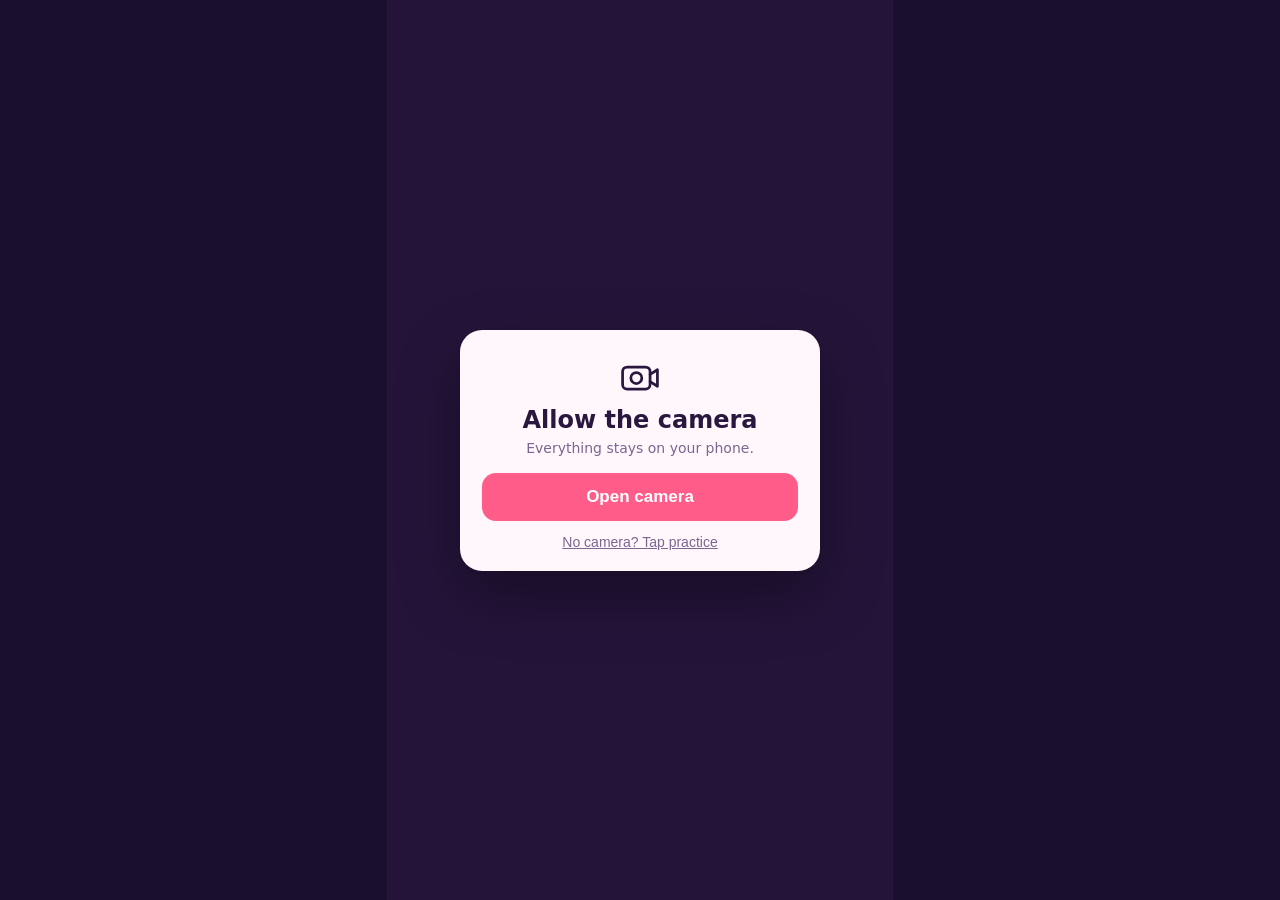
<file: index.html>
<!doctype html>
<html lang="en">
<head>
<meta charset="utf-8" />
<meta name="viewport" content="width=device-width, initial-scale=1, viewport-fit=cover, user-scalable=no" />
<meta name="theme-color" content="#1a0f2e" />
<title>Wink Wink</title>
<link rel="icon" href="data:image/svg+xml,%3Csvg xmlns='http://www.w3.org/2000/svg' viewBox='0 0 40 40'%3E%3Crect width='40' height='40' rx='12' fill='%23ff5c8a'/%3E%3Ctext x='20' y='29' text-anchor='middle' font-size='26'%3E%F0%9F%98%89%3C/text%3E%3C/svg%3E" />
<script>(function(){var t=Math.floor(Date.now()/6e4);var l=document.createElement("link");l.rel="stylesheet";l.href="./style.css?t="+t;document.head.appendChild(l);window.__t=t})()</script>
</head>
<body>
<main id="app">
  <section id="phone" class="phone">
    <video id="cam" class="cam" autoplay muted playsinline></video>
    <canvas id="scene" class="scene"></canvas>

    <div id="hud" class="hud hidden">
      <div class="hud-top">
        <div class="score"><b id="score">0</b><span>charm</span></div>
        <div class="combo"><b id="combo">0</b><span>combo</span></div>
        <div class="time"><b id="time">15</b><span>sec</span></div>
      </div>
      <div id="judge" class="judge"></div>
      <div class="eyes"><span id="eyeL" class="eye">L</span><span id="eyeR" class="eye">R</span></div>
    </div>

    <div id="startPanel" class="panel">
      <div class="card gate">
        <svg viewBox="0 0 48 48" width="44" height="44" fill="none" stroke="#2a1740" stroke-width="3" stroke-linecap="round" stroke-linejoin="round"><rect x="5" y="12" width="30" height="24" rx="5"/><path d="M35 20l8-5v18l-8-5"/><circle cx="20" cy="24" r="6"/></svg>
        <h2>Allow the camera</h2>
        <p>Everything stays on your phone.</p>
        <button id="play" class="btn">Open camera</button>
        <button id="practice" class="link">No camera? Tap practice</button>
      </div>
    </div>

    <div id="setupPanel" class="panel hidden">
      <div class="card">
        <div class="kicker" id="setupKicker">CAMERA</div>
        <h2 id="setupTitle">Loading…</h2>
        <p id="setupText">One second.</p>
        <div id="calib" class="calib hidden"></div>
        <button id="startRound" class="btn hidden">Start</button>
        <button id="bothMode" class="link hidden">Use both eyes</button>
      </div>
    </div>

    <div id="howto" class="howto hidden">
      <div class="gcard">
      <img class="gimg" src="assets/guide/wink.webp" alt="" />
      <b>Wink to sweep them off their feet</b>
      <span>Left eye for the left lane, right eye for the right.</span>
      <em id="howtoCta">Wink to start</em>
      </div>
    </div>
    <div id="countdown" class="countdown hidden"></div>

    <div id="resultPanel" class="resultlite hidden">
      <div class="rhead">
        <b><span id="rPct">0%</span></b>
        <span id="rLine">swept off their feet</span>
        <em id="resultTitle">Irresistible.</em>
      </div>
      <div class="rbtns hidden" id="rbtns">
        <button id="replay" class="replay" aria-label="Play again"><svg viewBox="0 0 48 48" width="34" height="34" fill="none" stroke="#fff" stroke-width="4" stroke-linecap="round" stroke-linejoin="round"><path d="M38 24a14 14 0 1 1-4.1-9.9"/><path d="M34 6v9h-9"/></svg></button>
        <button id="home" class="link">Back</button>
      </div>
    </div>
  </section>
</main>
<script>(function(){var s=document.createElement("script");s.type="module";s.src="./app.mjs?t="+window.__t;document.body.appendChild(s)})()</script>
</body>
</html>
</file>
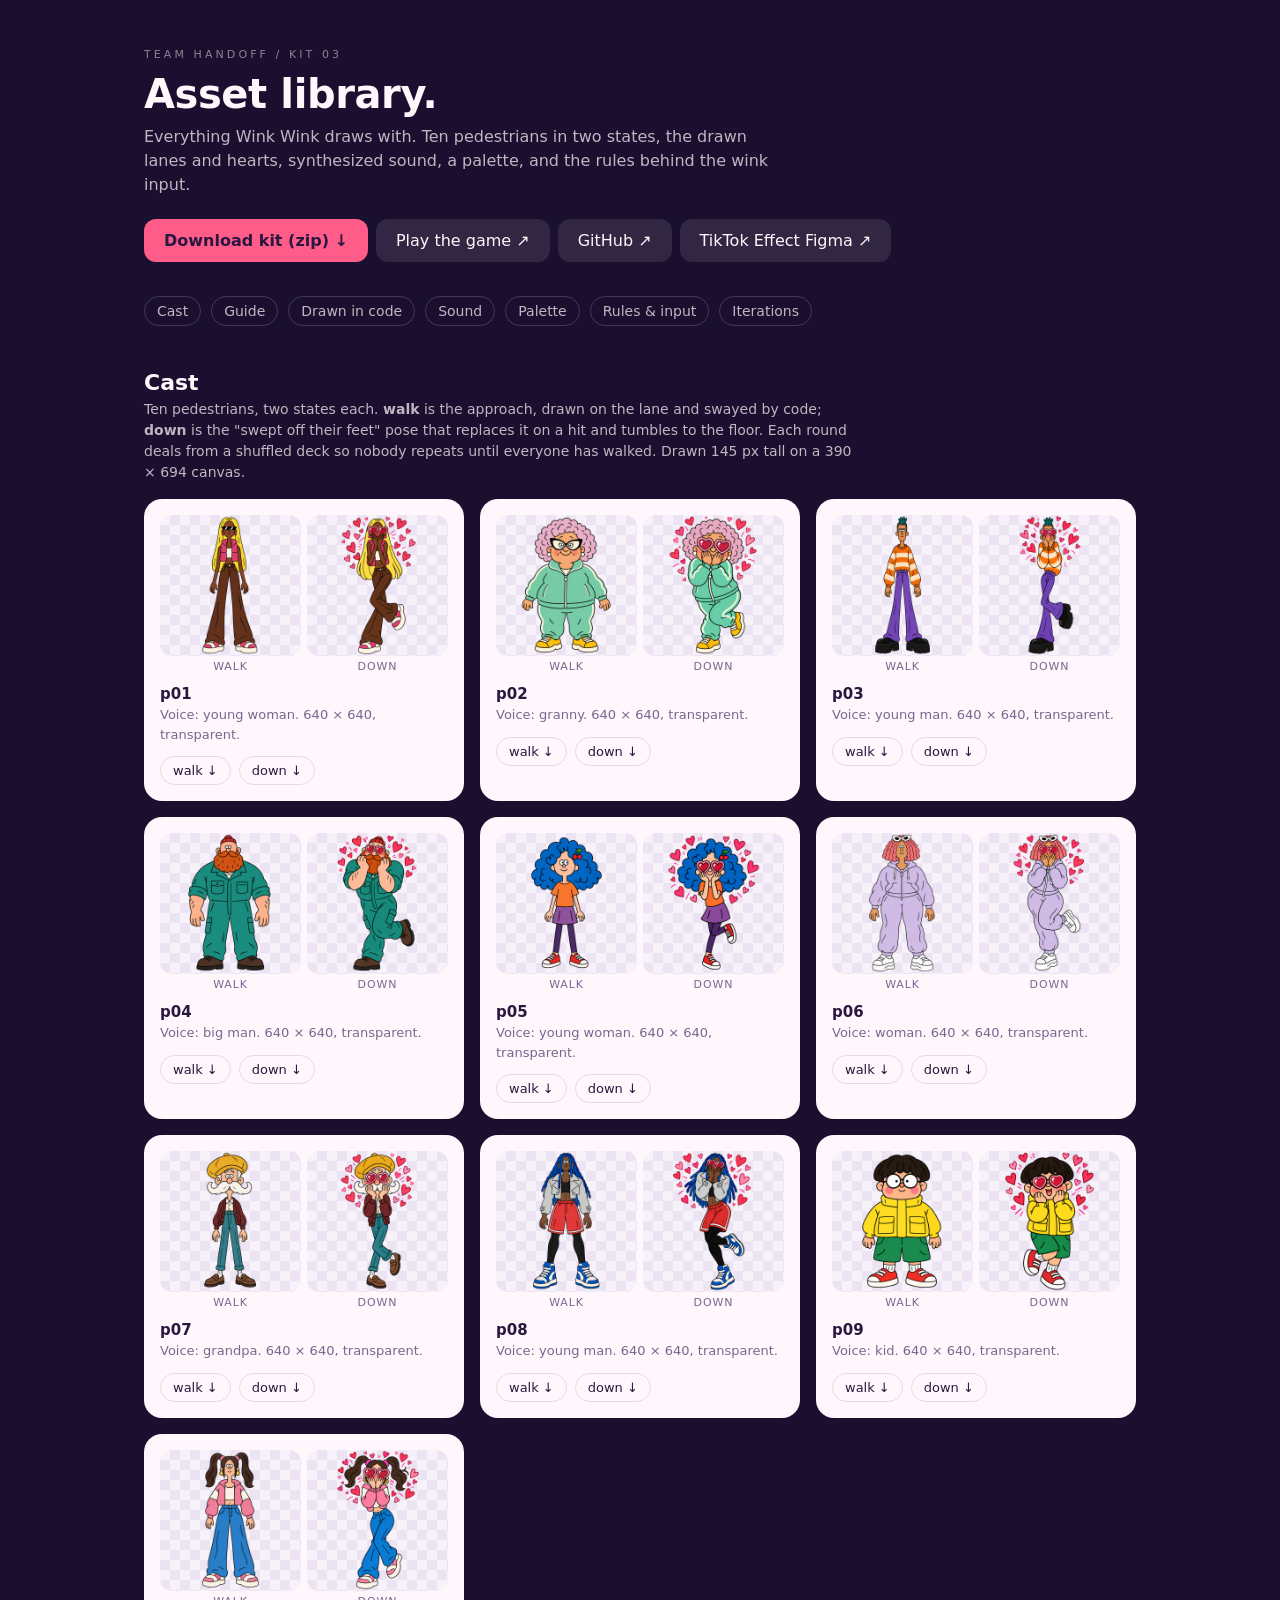
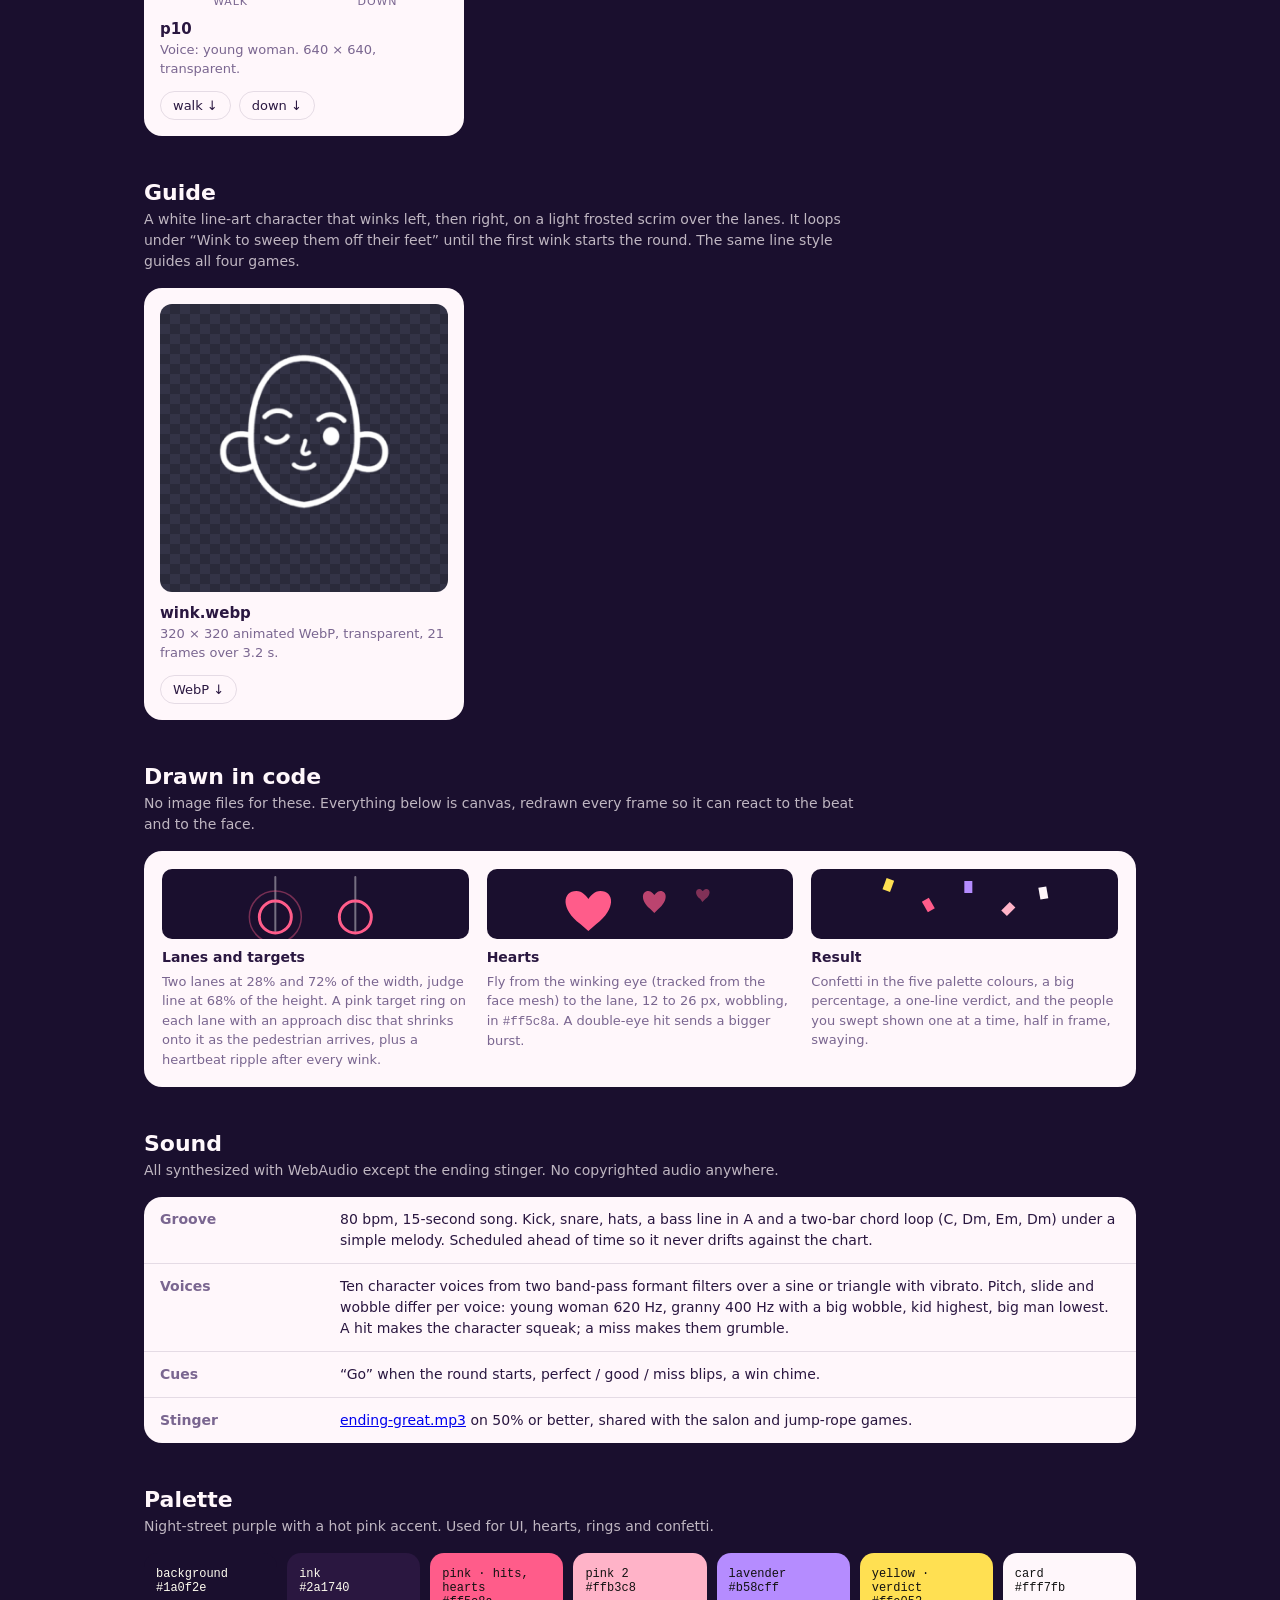
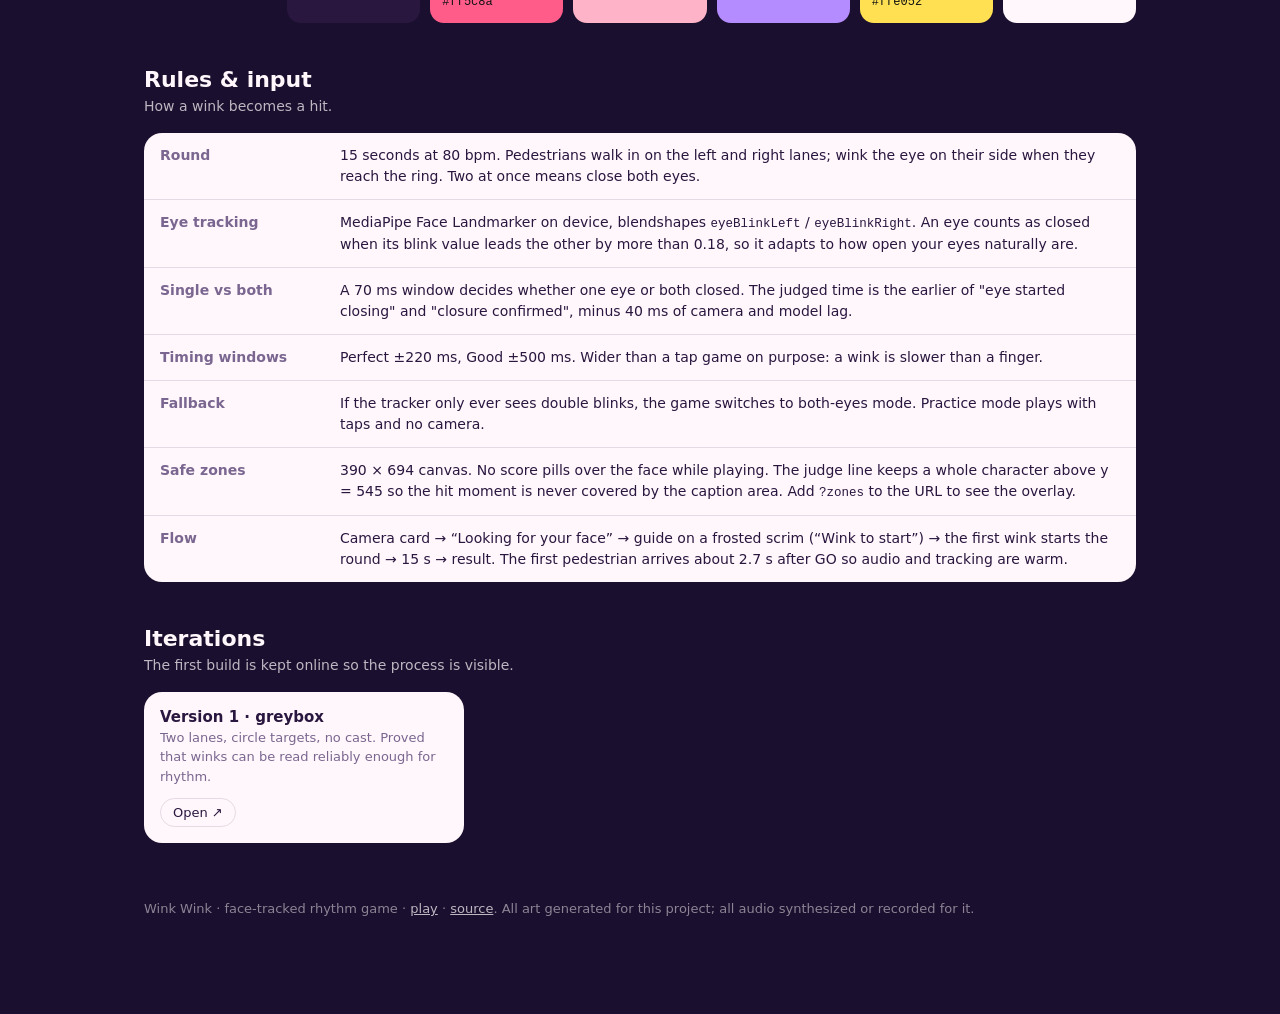
<file: asset-library/index.html>
<!doctype html>
<html lang="en">
<head>
<meta charset="utf-8" />
<meta name="viewport" content="width=device-width, initial-scale=1" />
<title>Wink Wink — Asset library</title>
<link rel="icon" href="data:image/svg+xml,%3Csvg xmlns='http://www.w3.org/2000/svg' viewBox='0 0 40 40'%3E%3Crect width='40' height='40' rx='12' fill='%23ff5c8a'/%3E%3Ctext x='20' y='29' text-anchor='middle' font-size='26'%3E%F0%9F%98%89%3C/text%3E%3C/svg%3E" />
<style>
  :root { --bg:#1a0f2e; --card:#fff7fb; --ink:#2a1740; --dim:#7a6690; --line:rgba(42,23,64,.12); --accent:#ff5c8a; --ghost:rgba(255,247,251,.1); --muted:rgba(255,247,251,.5); --muted2:rgba(255,247,251,.72); --navline:rgba(255,247,251,.18); --chk1:#ece4f2; --chk2:#f7f1fa; }

  * { box-sizing: border-box; }
  body { margin:0; background:var(--bg); color:var(--card); font-family: -apple-system, "Helvetica Neue", Inter, system-ui, sans-serif; }
  .wrap { max-width: 1040px; margin: 0 auto; padding: 48px 24px 96px; }
  .k { font-size: 11px; letter-spacing: .28em; text-transform: uppercase; color: var(--muted); }
  h1 { font-size: 40px; margin: 10px 0 8px; letter-spacing: -.01em; }
  .lede { color: var(--muted2); margin: 0 0 22px; max-width: 640px; line-height: 1.5; }
  .btn { display:inline-block; background:var(--accent); color:var(--ink); font-weight:700; text-decoration:none; padding: 12px 20px; border-radius: 12px; margin: 0 8px 8px 0; }
  .btn.ghost { background: var(--ghost); color: var(--card); font-weight: 500; }
  nav { display:flex; gap:10px; flex-wrap:wrap; margin: 26px 0 40px; }
  nav a { color: var(--muted2); text-decoration:none; font-size:14px; padding:6px 12px; border:1px solid var(--navline); border-radius:999px; }
  section { margin-top: 44px; }
  h2 { font-size: 22px; margin: 0 0 4px; }
  .sub { color: var(--muted2); font-size: 14px; margin: 0 0 16px; line-height: 1.5; max-width: 720px; }
  .grid { display:grid; grid-template-columns: repeat(auto-fit, minmax(240px, 1fr)); gap: 16px; }
  .grid.tight { grid-template-columns: repeat(auto-fill, minmax(150px, 1fr)); gap: 12px; }
  .card { background: var(--card); color: var(--ink); border-radius: 18px; padding: 16px; }
  .card .pv { border-radius: 12px; overflow:hidden; background: repeating-conic-gradient(var(--chk1) 0 25%, var(--chk2) 0 50%) 0 0/20px 20px; aspect-ratio: 1; display:flex; align-items:center; justify-content:center; }
  .card .pv.dark { background: repeating-conic-gradient(#2a2a3a 0 25%, #333346 0 50%) 0 0/20px 20px; }
  .card .pv img { max-width: 100%; max-height: 100%; display:block; }
  .card b { display:block; margin: 12px 0 2px; font-size: 15px; }
  .card p { margin: 0; font-size: 13px; color: var(--dim); line-height: 1.5; }
  .card .row { display:flex; gap:8px; margin-top: 12px; flex-wrap: wrap; }
  .card .row a { font-size: 13px; color: var(--ink); text-decoration:none; border:1px solid var(--line); border-radius: 999px; padding: 6px 12px; }
  .strip { display:grid; grid-template-columns: repeat(3, 1fr); gap: 6px; }
  .strip.two { grid-template-columns: repeat(2, 1fr); }
  .strip figure { margin:0; text-align:center; }
  .strip figcaption { font-size: 11px; color: var(--dim); margin-top: 4px; letter-spacing: .08em; text-transform: uppercase; }
  .swatches { display:grid; grid-template-columns: repeat(auto-fit, minmax(120px,1fr)); gap: 10px; }
  .sw { border-radius: 14px; padding: 14px 12px; color: #111; font-size: 12px; font-family: ui-monospace, Menlo, monospace; }
  .sw.dark { color: #fffdf0; }
  table { width:100%; border-collapse: collapse; background: var(--card); color: var(--ink); border-radius: 18px; overflow:hidden; font-size: 14px; }
  th, td { text-align:left; padding: 12px 16px; border-bottom: 1px solid var(--line); vertical-align: top; line-height: 1.5; }
  th { width: 180px; color: var(--dim); font-weight: 600; }
  tr:last-child td, tr:last-child th { border-bottom: 0; }
  code { font-family: ui-monospace, Menlo, monospace; font-size: 12.5px; }
  .drawn { background: var(--card); color: var(--ink); border-radius: 18px; padding: 18px; display:grid; grid-template-columns: repeat(auto-fit, minmax(220px,1fr)); gap: 18px; }
  .drawn div { font-size: 13px; color: var(--dim); line-height: 1.5; }
  .drawn b { display:block; color: var(--ink); margin-bottom: 4px; font-size: 14px; }
  .drawn svg { width: 100%; height: 70px; display:block; margin-bottom: 8px; border-radius: 10px; }
  footer { margin-top: 56px; font-size: 13px; color: var(--muted); line-height: 1.6; }
  footer a { color: var(--muted2); }
  @media (max-width: 600px) { th { width: 110px; } h1 { font-size: 32px; } }
</style>
</head>
<body>
<div class="wrap">
  <div class="k">Team handoff / Kit 03</div>
  <h1>Asset library.</h1>
  <p class="lede">Everything Wink Wink draws with. Ten pedestrians in two states, the drawn lanes and hearts, synthesized sound, a palette, and the rules behind the wink input.</p>
  <a class="btn" href="./wink-wink-assets.zip" download>Download kit (zip) ↓</a><a class="btn ghost" href="../">Play the game ↗</a><a class="btn ghost" href="https://github.com/Belendali/wink-wink">GitHub ↗</a><a class="btn ghost" href="https://www.figma.com/design/QUBLPsojgC8Vom9a3KD2R9/TikTok-Effect-%E8%AE%BE%E8%AE%A1%E8%A7%84%E8%8C%83?node-id=295626-2910&amp;t=obTdrpBNiDewiyfc-4" target="_blank">TikTok Effect Figma ↗</a>
  <nav><a href="#cast">Cast</a><a href="#guide">Guide</a><a href="#drawn">Drawn in code</a><a href="#sound">Sound</a><a href="#palette">Palette</a><a href="#rules">Rules &amp; input</a><a href="#versions">Iterations</a></nav>

  <section id="cast">
    <h2>Cast</h2>
    <p class="sub">Ten pedestrians, two states each. <b>walk</b> is the approach, drawn on the lane and swayed by code; <b>down</b> is the "swept off their feet" pose that replaces it on a hit and tumbles to the floor. Each round deals from a shuffled deck so nobody repeats until everyone has walked. Drawn 145 px tall on a 390 × 694 canvas.</p>
    <div class="grid">
      <div class="card">
        <div class="strip two"><figure><div class="pv"><img src="../assets/people/p01-walk.png" alt="p01 walk" loading="lazy" /></div><figcaption>walk</figcaption></figure><figure><div class="pv"><img src="../assets/people/p01-down.png" alt="p01 down" loading="lazy" /></div><figcaption>down</figcaption></figure></div>
        <b>p01</b>
        <p>Voice: young woman. 640 × 640, transparent.</p>
        <div class="row"><a href="../assets/people/p01-walk.png" download>walk ↓</a><a href="../assets/people/p01-down.png" download>down ↓</a></div>
      </div>
      <div class="card">
        <div class="strip two"><figure><div class="pv"><img src="../assets/people/p02-walk.png" alt="p02 walk" loading="lazy" /></div><figcaption>walk</figcaption></figure><figure><div class="pv"><img src="../assets/people/p02-down.png" alt="p02 down" loading="lazy" /></div><figcaption>down</figcaption></figure></div>
        <b>p02</b>
        <p>Voice: granny. 640 × 640, transparent.</p>
        <div class="row"><a href="../assets/people/p02-walk.png" download>walk ↓</a><a href="../assets/people/p02-down.png" download>down ↓</a></div>
      </div>
      <div class="card">
        <div class="strip two"><figure><div class="pv"><img src="../assets/people/p03-walk.png" alt="p03 walk" loading="lazy" /></div><figcaption>walk</figcaption></figure><figure><div class="pv"><img src="../assets/people/p03-down.png" alt="p03 down" loading="lazy" /></div><figcaption>down</figcaption></figure></div>
        <b>p03</b>
        <p>Voice: young man. 640 × 640, transparent.</p>
        <div class="row"><a href="../assets/people/p03-walk.png" download>walk ↓</a><a href="../assets/people/p03-down.png" download>down ↓</a></div>
      </div>
      <div class="card">
        <div class="strip two"><figure><div class="pv"><img src="../assets/people/p04-walk.png" alt="p04 walk" loading="lazy" /></div><figcaption>walk</figcaption></figure><figure><div class="pv"><img src="../assets/people/p04-down.png" alt="p04 down" loading="lazy" /></div><figcaption>down</figcaption></figure></div>
        <b>p04</b>
        <p>Voice: big man. 640 × 640, transparent.</p>
        <div class="row"><a href="../assets/people/p04-walk.png" download>walk ↓</a><a href="../assets/people/p04-down.png" download>down ↓</a></div>
      </div>
      <div class="card">
        <div class="strip two"><figure><div class="pv"><img src="../assets/people/p05-walk.png" alt="p05 walk" loading="lazy" /></div><figcaption>walk</figcaption></figure><figure><div class="pv"><img src="../assets/people/p05-down.png" alt="p05 down" loading="lazy" /></div><figcaption>down</figcaption></figure></div>
        <b>p05</b>
        <p>Voice: young woman. 640 × 640, transparent.</p>
        <div class="row"><a href="../assets/people/p05-walk.png" download>walk ↓</a><a href="../assets/people/p05-down.png" download>down ↓</a></div>
      </div>
      <div class="card">
        <div class="strip two"><figure><div class="pv"><img src="../assets/people/p06-walk.png" alt="p06 walk" loading="lazy" /></div><figcaption>walk</figcaption></figure><figure><div class="pv"><img src="../assets/people/p06-down.png" alt="p06 down" loading="lazy" /></div><figcaption>down</figcaption></figure></div>
        <b>p06</b>
        <p>Voice: woman. 640 × 640, transparent.</p>
        <div class="row"><a href="../assets/people/p06-walk.png" download>walk ↓</a><a href="../assets/people/p06-down.png" download>down ↓</a></div>
      </div>
      <div class="card">
        <div class="strip two"><figure><div class="pv"><img src="../assets/people/p07-walk.png" alt="p07 walk" loading="lazy" /></div><figcaption>walk</figcaption></figure><figure><div class="pv"><img src="../assets/people/p07-down.png" alt="p07 down" loading="lazy" /></div><figcaption>down</figcaption></figure></div>
        <b>p07</b>
        <p>Voice: grandpa. 640 × 640, transparent.</p>
        <div class="row"><a href="../assets/people/p07-walk.png" download>walk ↓</a><a href="../assets/people/p07-down.png" download>down ↓</a></div>
      </div>
      <div class="card">
        <div class="strip two"><figure><div class="pv"><img src="../assets/people/p08-walk.png" alt="p08 walk" loading="lazy" /></div><figcaption>walk</figcaption></figure><figure><div class="pv"><img src="../assets/people/p08-down.png" alt="p08 down" loading="lazy" /></div><figcaption>down</figcaption></figure></div>
        <b>p08</b>
        <p>Voice: young man. 640 × 640, transparent.</p>
        <div class="row"><a href="../assets/people/p08-walk.png" download>walk ↓</a><a href="../assets/people/p08-down.png" download>down ↓</a></div>
      </div>
      <div class="card">
        <div class="strip two"><figure><div class="pv"><img src="../assets/people/p09-walk.png" alt="p09 walk" loading="lazy" /></div><figcaption>walk</figcaption></figure><figure><div class="pv"><img src="../assets/people/p09-down.png" alt="p09 down" loading="lazy" /></div><figcaption>down</figcaption></figure></div>
        <b>p09</b>
        <p>Voice: kid. 640 × 640, transparent.</p>
        <div class="row"><a href="../assets/people/p09-walk.png" download>walk ↓</a><a href="../assets/people/p09-down.png" download>down ↓</a></div>
      </div>
      <div class="card">
        <div class="strip two"><figure><div class="pv"><img src="../assets/people/p10-walk.png" alt="p10 walk" loading="lazy" /></div><figcaption>walk</figcaption></figure><figure><div class="pv"><img src="../assets/people/p10-down.png" alt="p10 down" loading="lazy" /></div><figcaption>down</figcaption></figure></div>
        <b>p10</b>
        <p>Voice: young woman. 640 × 640, transparent.</p>
        <div class="row"><a href="../assets/people/p10-walk.png" download>walk ↓</a><a href="../assets/people/p10-down.png" download>down ↓</a></div>
      </div>
    </div>
  </section>

  <section id="guide">
    <h2>Guide</h2>
    <p class="sub">A white line-art character that winks left, then right, on a light frosted scrim over the lanes. It loops under “Wink to sweep them off their feet” until the first wink starts the round. The same line style guides all four games.</p>
    <div class="grid" style="grid-template-columns:repeat(auto-fill,minmax(240px,1fr))">
      <div class="card">
        <div class="pv dark"><img src="../assets/guide/wink.webp" alt="wink.webp" loading="lazy" /></div>
        <b>wink.webp</b>
        <p>320 × 320 animated WebP, transparent, 21 frames over 3.2 s.</p>
        <div class="row"><a href="../assets/guide/wink.webp" download>WebP ↓</a></div>
      </div>
    </div>
  </section>

  <section id="drawn">
    <h2>Drawn in code</h2>
    <p class="sub">No image files for these. Everything below is canvas, redrawn every frame so it can react to the beat and to the face.</p>
    <div class="drawn">
      <div><svg viewBox="0 0 200 70" fill="none" stroke-linecap="round" style="background:#1a0f2e"><line x1="60" y1="8" x2="60" y2="62" stroke="rgba(255,255,255,.4)" stroke-width="2"/><line x1="140" y1="8" x2="140" y2="62" stroke="rgba(255,255,255,.4)" stroke-width="2"/><circle cx="60" cy="48" r="16" stroke="#ff5c8a" stroke-width="3"/><circle cx="60" cy="48" r="26" stroke="#ff5c8a" stroke-width="1.5" opacity=".4"/><circle cx="140" cy="48" r="16" stroke="#ff5c8a" stroke-width="3"/></svg><b>Lanes and targets</b>Two lanes at 28% and 72% of the width, judge line at 68% of the height. A pink target ring on each lane with an approach disc that shrinks onto it as the pedestrian arrives, plus a heartbeat ripple after every wink.</div>
      <div><svg viewBox="0 0 200 70" fill="#ff5c8a" style="background:#1a0f2e"><path d="M40 55 C 20 40, 22 22, 36 22 C 42 22, 46 27, 48 30 C 50 27, 54 22, 60 22 C 74 22, 76 40, 56 55 L 48 62 Z"/><path d="M110 40 C 100 32, 101 22, 108 22 C 111 22, 113 25, 114 26 C 115 25, 117 22, 120 22 C 127 22, 128 32, 118 40 L 114 44 Z" opacity=".7"/><path d="M160 30 C 154 26, 155 20, 159 20 C 161 20, 162 22, 162 22 C 163 22, 164 20, 166 20 C 170 20, 171 26, 165 30 L 162 33 Z" opacity=".45"/></svg><b>Hearts</b>Fly from the winking eye (tracked from the face mesh) to the lane, 12 to 26 px, wobbling, in <code>#ff5c8a</code>. A double-eye hit sends a bigger burst.</div>
      <div><svg viewBox="0 0 200 70" style="background:#1a0f2e"><g fill="#ffe052"><rect x="20" y="10" width="8" height="12" transform="rotate(20 24 16)"/><rect x="60" y="30" width="8" height="12" fill="#ff5c8a" transform="rotate(-30 64 36)"/><rect x="100" y="12" width="8" height="12" fill="#b58cff"/><rect x="140" y="34" width="8" height="12" fill="#ffb3c8" transform="rotate(45 144 40)"/><rect x="175" y="18" width="8" height="12" fill="#fff7fb" transform="rotate(-10 179 24)"/></g></svg><b>Result</b>Confetti in the five palette colours, a big percentage, a one-line verdict, and the people you swept shown one at a time, half in frame, swaying.</div>
    </div>
  </section>

  <section id="sound">
    <h2>Sound</h2>
    <p class="sub">All synthesized with WebAudio except the ending stinger. No copyrighted audio anywhere.</p>
    <table>
      <tr><th>Groove</th><td>80 bpm, 15-second song. Kick, snare, hats, a bass line in A and a two-bar chord loop (C, Dm, Em, Dm) under a simple melody. Scheduled ahead of time so it never drifts against the chart.</td></tr>
      <tr><th>Voices</th><td>Ten character voices from two band-pass formant filters over a sine or triangle with vibrato. Pitch, slide and wobble differ per voice: young woman 620 Hz, granny 400 Hz with a big wobble, kid highest, big man lowest. A hit makes the character squeak; a miss makes them grumble.</td></tr>
      <tr><th>Cues</th><td>“Go” when the round starts, perfect / good / miss blips, a win chime.</td></tr>
      <tr><th>Stinger</th><td><a href="../assets/audio/ending-great.mp3" download>ending-great.mp3</a> on 50% or better, shared with the salon and jump-rope games.</td></tr>
    </table>
  </section>

  <section id="palette">
    <h2>Palette</h2>
    <p class="sub">Night-street purple with a hot pink accent. Used for UI, hearts, rings and confetti.</p>
    <div class="swatches"><div class="sw dark" style="background:#1a0f2e">background<br>#1a0f2e</div><div class="sw dark" style="background:#2a1740">ink<br>#2a1740</div><div class="sw" style="background:#ff5c8a">pink · hits, hearts<br>#ff5c8a</div><div class="sw" style="background:#ffb3c8">pink 2<br>#ffb3c8</div><div class="sw" style="background:#b58cff">lavender<br>#b58cff</div><div class="sw" style="background:#ffe052">yellow · verdict<br>#ffe052</div><div class="sw" style="background:#fff7fb">card<br>#fff7fb</div></div>
  </section>

  <section id="rules">
    <h2>Rules &amp; input</h2>
    <p class="sub">How a wink becomes a hit.</p>
    <table>
      <tr><th>Round</th><td>15 seconds at 80 bpm. Pedestrians walk in on the left and right lanes; wink the eye on their side when they reach the ring. Two at once means close both eyes.</td></tr>
      <tr><th>Eye tracking</th><td>MediaPipe Face Landmarker on device, blendshapes <code>eyeBlinkLeft</code> / <code>eyeBlinkRight</code>. An eye counts as closed when its blink value leads the other by more than 0.18, so it adapts to how open your eyes naturally are.</td></tr>
      <tr><th>Single vs both</th><td>A 70 ms window decides whether one eye or both closed. The judged time is the earlier of "eye started closing" and "closure confirmed", minus 40 ms of camera and model lag.</td></tr>
      <tr><th>Timing windows</th><td>Perfect ±220 ms, Good ±500 ms. Wider than a tap game on purpose: a wink is slower than a finger.</td></tr>
      <tr><th>Fallback</th><td>If the tracker only ever sees double blinks, the game switches to both-eyes mode. Practice mode plays with taps and no camera.</td></tr>
      <tr><th>Safe zones</th><td>390 × 694 canvas. No score pills over the face while playing. The judge line keeps a whole character above y = 545 so the hit moment is never covered by the caption area. Add <code>?zones</code> to the URL to see the overlay.</td></tr>
      <tr><th>Flow</th><td>Camera card → “Looking for your face” → guide on a frosted scrim (“Wink to start”) → the first wink starts the round → 15 s → result. The first pedestrian arrives about 2.7 s after GO so audio and tracking are warm.</td></tr>
    </table>
  </section>

  <section id="versions">
    <h2>Iterations</h2>
    <p class="sub">The first build is kept online so the process is visible.</p>
    <div class="grid" style="grid-template-columns:repeat(auto-fill,minmax(240px,1fr))">
      <div class="card"><b style="margin-top:0">Version 1 · greybox</b><p>Two lanes, circle targets, no cast. Proved that winks can be read reliably enough for rhythm.</p><div class="row"><a href="../v1-greybox/">Open ↗</a></div></div>
    </div>
  </section>

  <footer>Wink Wink · face-tracked rhythm game · <a href="../">play</a> · <a href="https://github.com/Belendali/wink-wink">source</a>. All art generated for this project; all audio synthesized or recorded for it.</footer>
</div>
</body>
</html>
</file>
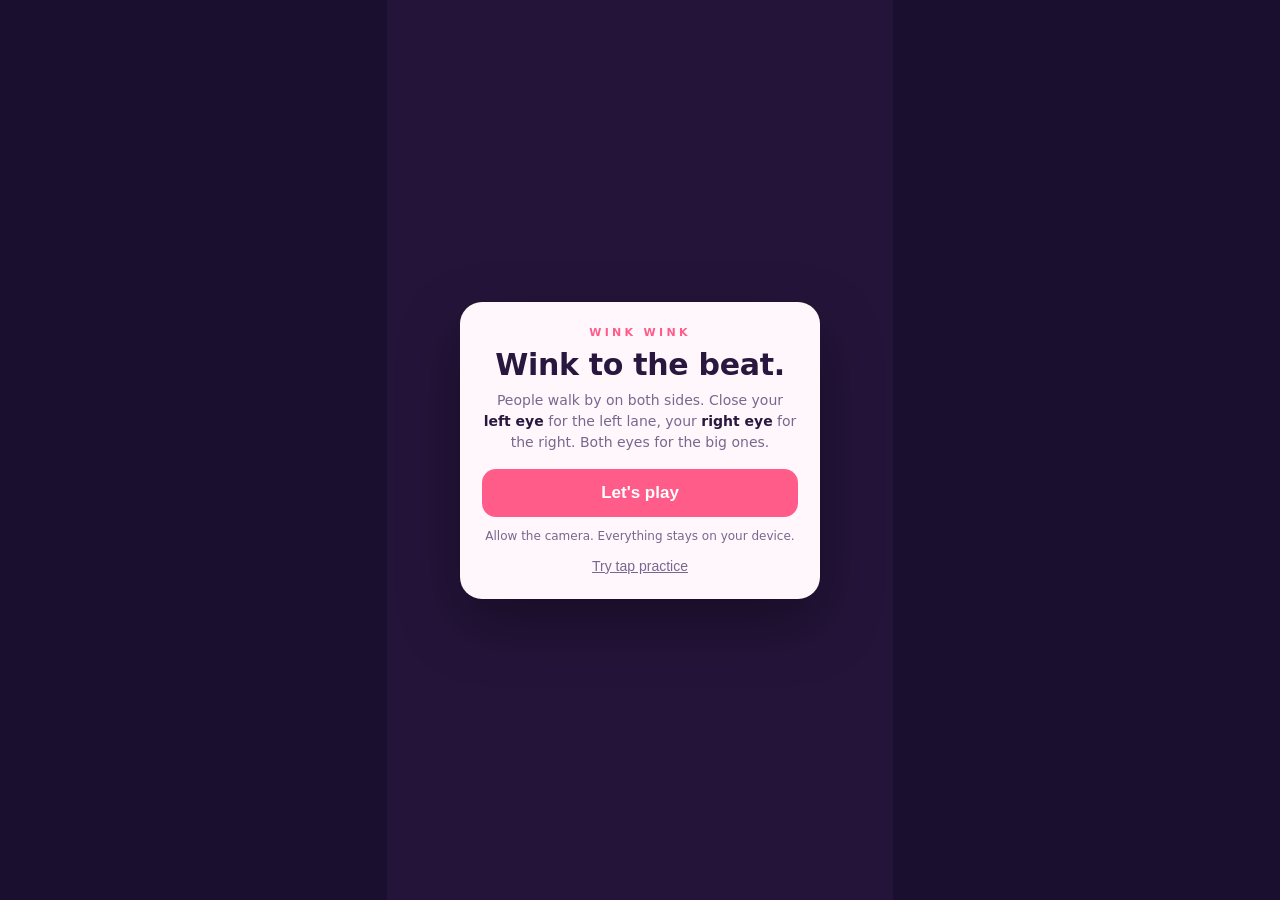
<file: v1-greybox/index.html>
<!doctype html>
<html lang="en">
<head>
<meta charset="utf-8" />
<meta name="viewport" content="width=device-width, initial-scale=1, viewport-fit=cover, user-scalable=no" />
<meta name="theme-color" content="#1a0f2e" />
<title>Wink Wink · v1 greybox</title>
<link rel="icon" href="data:image/svg+xml,%3Csvg xmlns='http://www.w3.org/2000/svg' viewBox='0 0 40 40'%3E%3Crect width='40' height='40' rx='12' fill='%23ff5c8a'/%3E%3Ctext x='20' y='29' text-anchor='middle' font-size='26'%3E%F0%9F%98%89%3C/text%3E%3C/svg%3E" />
<link rel="stylesheet" href="./style.css?v=1" />
</head>
<body>
<main id="app">
  <section id="phone" class="phone">
    <video id="cam" class="cam" autoplay muted playsinline></video>
    <canvas id="scene" class="scene"></canvas>

    <div id="hud" class="hud hidden">
      <div class="hud-top">
        <div class="score"><b id="score">0</b><span>charm</span></div>
        <div class="combo"><b id="combo">0</b><span>combo</span></div>
        <div class="time"><b id="time">20</b><span>sec</span></div>
      </div>
      <div id="judge" class="judge"></div>
      <div class="eyes"><span id="eyeL" class="eye">L</span><span id="eyeR" class="eye">R</span></div>
    </div>

    <div id="startPanel" class="panel">
      <div class="card">
        <div class="kicker">WINK WINK</div>
        <h1>Wink to the beat.</h1>
        <p>People walk by on both sides. Close your <b>left eye</b> for the left lane, your <b>right eye</b> for the right. Both eyes for the big ones.</p>
        <button id="play" class="btn">Let's play</button>
        <p class="tiny">Allow the camera. Everything stays on your device.</p>
        <button id="practice" class="link">Try tap practice</button>
      </div>
    </div>

    <div id="setupPanel" class="panel hidden">
      <div class="card">
        <div class="kicker" id="setupKicker">CAMERA</div>
        <h2 id="setupTitle">Loading the face tracker…</h2>
        <p id="setupText">One second.</p>
        <div id="calib" class="calib hidden">
          <div class="calib-row"><span>Left eye</span><i id="calL"></i></div>
          <div class="calib-row"><span>Right eye</span><i id="calR"></i></div>
        </div>
        <button id="startRound" class="btn hidden">Start</button>
        <button id="bothMode" class="link hidden">I can't wink. Use both eyes.</button>
      </div>
    </div>

    <div id="countdown" class="countdown hidden"></div>

    <div id="resultPanel" class="panel hidden">
      <div class="card result">
        <div class="kicker" id="resultKicker">CHARM REPORT</div>
        <h2 id="resultTitle">Heartbreaker</h2>
        <div class="stats">
          <div><b id="rAcc">0%</b><span>accuracy</span></div>
          <div><b id="rCombo">0</b><span>max combo</span></div>
          <div><b id="rDown">0</b><span>swept off feet</span></div>
        </div>
        <div class="faces">
          <div><canvas id="faceBest" width="160" height="200"></canvas><span>Best wink</span></div>
          <div><canvas id="faceWorst" width="160" height="200"></canvas><span>Worst wink</span></div>
        </div>
        <button id="replay" class="btn">One more round</button>
        <button id="home" class="link">Back</button>
      </div>
    </div>
  </section>
</main>
<script type="module" src="./app.mjs?v=4"></script>
</body>
</html>
</file>
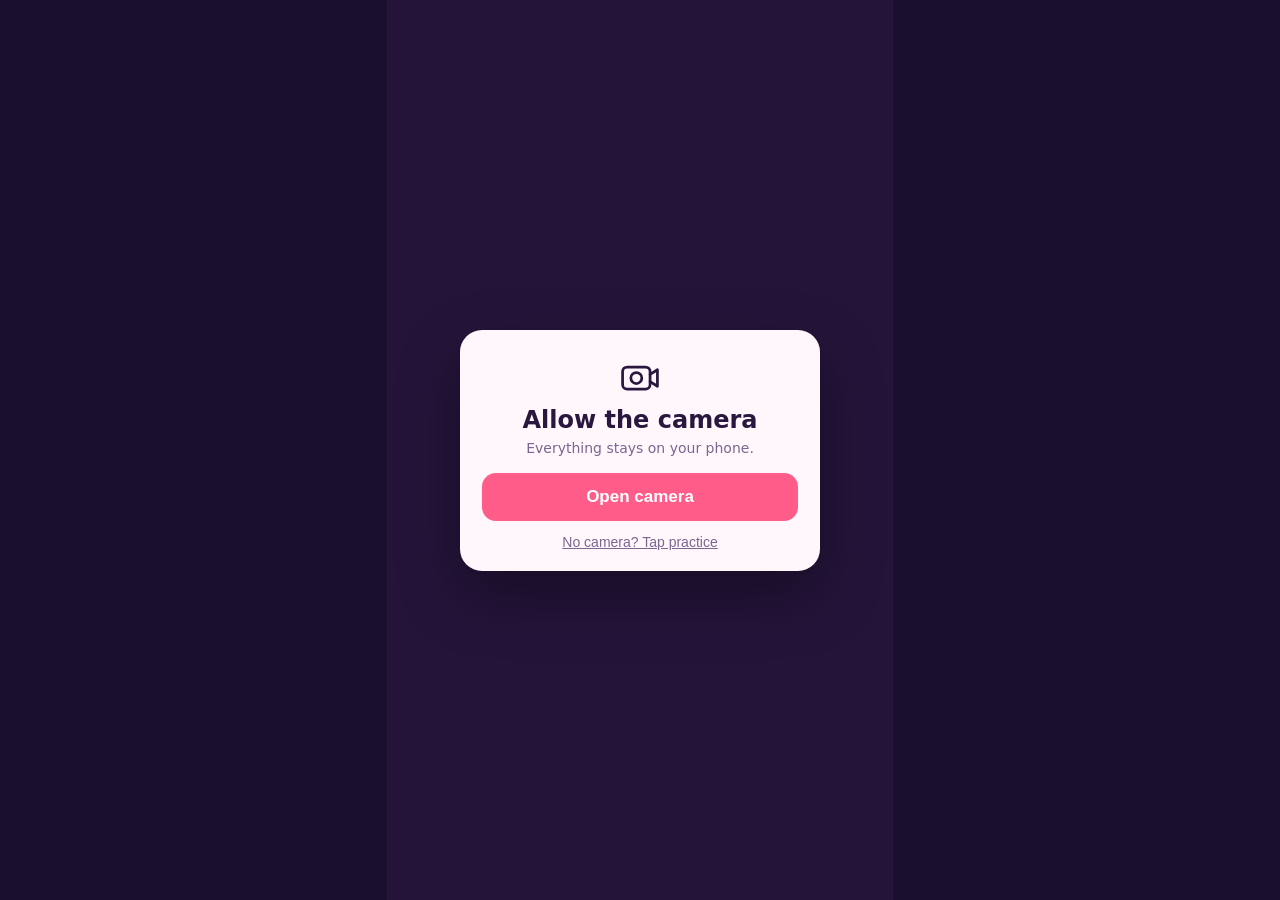
<file: v2-first-cast/index.html>
<!doctype html>
<html lang="en">
<head>
<meta charset="utf-8" />
<meta name="viewport" content="width=device-width, initial-scale=1, viewport-fit=cover, user-scalable=no" />
<meta name="theme-color" content="#1a0f2e" />
<title>Wink Wink · v2</title>
<link rel="icon" href="data:image/svg+xml,%3Csvg xmlns='http://www.w3.org/2000/svg' viewBox='0 0 40 40'%3E%3Crect width='40' height='40' rx='12' fill='%23ff5c8a'/%3E%3Ctext x='20' y='29' text-anchor='middle' font-size='26'%3E%F0%9F%98%89%3C/text%3E%3C/svg%3E" />
<link rel="stylesheet" href="./style.css?v=1" />
</head>
<body>
<main id="app">
  <section id="phone" class="phone">
    <video id="cam" class="cam" autoplay muted playsinline></video>
    <canvas id="scene" class="scene"></canvas>

    <div id="hud" class="hud hidden">
      <div class="hud-top">
        <div class="score"><b id="score">0</b><span>charm</span></div>
        <div class="combo"><b id="combo">0</b><span>combo</span></div>
        <div class="time"><b id="time">15</b><span>sec</span></div>
      </div>
      <div id="judge" class="judge"></div>
      <div class="eyes"><span id="eyeL" class="eye">L</span><span id="eyeR" class="eye">R</span></div>
    </div>

    <div id="startPanel" class="panel">
      <div class="card gate">
        <svg viewBox="0 0 48 48" width="44" height="44" fill="none" stroke="#2a1740" stroke-width="3" stroke-linecap="round" stroke-linejoin="round"><rect x="5" y="12" width="30" height="24" rx="5"/><path d="M35 20l8-5v18l-8-5"/><circle cx="20" cy="24" r="6"/></svg>
        <h2>Allow the camera</h2>
        <p>Everything stays on your phone.</p>
        <button id="play" class="btn">Open camera</button>
        <button id="practice" class="link">No camera? Tap practice</button>
      </div>
    </div>

    <div id="setupPanel" class="panel hidden">
      <div class="card">
        <div class="kicker" id="setupKicker">CAMERA</div>
        <h2 id="setupTitle">Loading…</h2>
        <p id="setupText">One second.</p>
        <div id="calib" class="calib hidden"></div>
        <button id="startRound" class="btn hidden">Start</button>
        <button id="bothMode" class="link hidden">Use both eyes</button>
      </div>
    </div>

    <div id="howto" class="howto hidden">
      <svg viewBox="0 0 200 80" width="150" height="60" fill="none" stroke="#fff" stroke-width="4" stroke-linecap="round" stroke-linejoin="round">
        <path d="M14 40 C 34 14, 66 14, 86 40 C 66 66, 34 66, 14 40 Z"/><circle cx="50" cy="40" r="10" fill="#fff"/>
        <path d="M114 44 C 134 66, 166 66, 186 44"/><path d="M126 52 l-6 9 M150 58 l0 11 M174 52 l6 9"/>
      </svg>
      <b>Wink to sweep them off their feet</b>
      <span>Left eye for the left lane, right eye for the right.</span>
      <em id="howtoCta">Wink to start</em>
    </div>
    <div id="countdown" class="countdown hidden"></div>

    <div id="resultPanel" class="resultlite hidden">
      <div class="rhead">
        <b><span id="rPct">0%</span></b>
        <span id="rLine">swept off their feet</span>
        <em id="resultTitle">Irresistible.</em>
      </div>
      <div class="rbtns hidden" id="rbtns">
        <button id="replay" class="replay" aria-label="Play again"><svg viewBox="0 0 48 48" width="34" height="34" fill="none" stroke="#fff" stroke-width="4" stroke-linecap="round" stroke-linejoin="round"><path d="M38 24a14 14 0 1 1-4.1-9.9"/><path d="M34 6v9h-9"/></svg></button>
        <button id="home" class="link">Back</button>
      </div>
    </div>
  </section>
</main>
<script type="module" src="./app.mjs?v=28"></script>
</body>
</html>
</file>
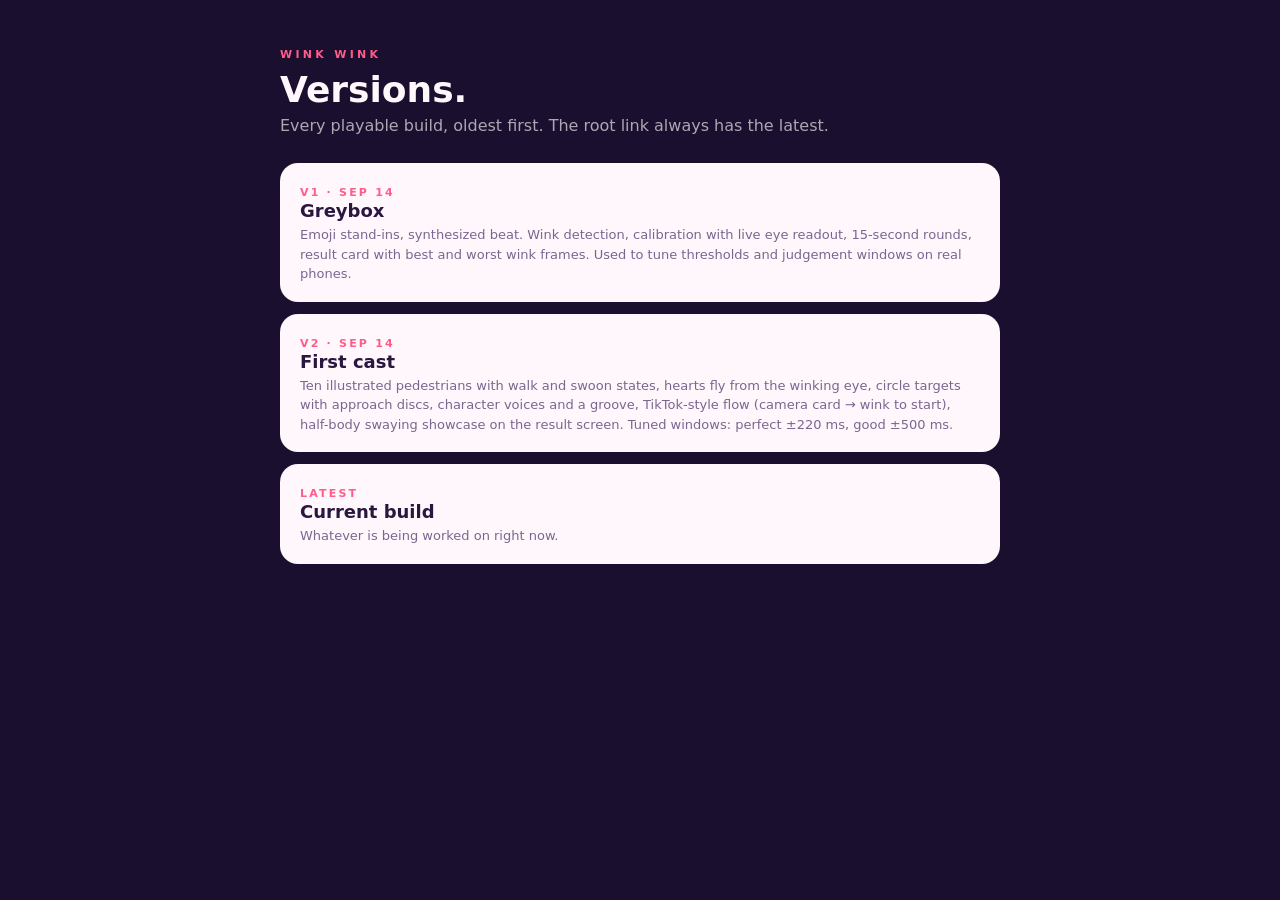
<file: versions/index.html>
<!doctype html>
<html lang="en">
<head>
<meta charset="utf-8" />
<meta name="viewport" content="width=device-width, initial-scale=1" />
<title>Wink Wink · versions</title>
<style>
  body { margin:0; background:#1a0f2e; color:#fff7fb; font-family:-apple-system,"Helvetica Neue",Inter,system-ui,sans-serif; }
  .wrap { max-width:720px; margin:0 auto; padding:48px 24px 96px; }
  .k { font-size:11px; letter-spacing:.3em; color:#ff5c8a; font-weight:700; }
  h1 { font-size:36px; margin:8px 0 6px; }
  p { color:rgba(255,247,251,.65); margin:0 0 28px; }
  .v { display:block; background:#fff7fb; color:#2a1740; border-radius:18px; padding:18px 20px; margin-bottom:12px; text-decoration:none; }
  .v b { display:block; font-size:18px; }
  .v span { display:block; font-size:13px; color:#7a6690; margin-top:4px; line-height:1.5; }
  .v i { font-style:normal; font-size:11px; letter-spacing:.2em; color:#ff5c8a; font-weight:700; }
</style>
</head>
<body>
<div class="wrap">
  <div class="k">WINK WINK</div>
  <h1>Versions.</h1>
  <p>Every playable build, oldest first. The root link always has the latest.</p>
  <a class="v" href="../v1-greybox/"><i>V1 · SEP 14</i><b>Greybox</b><span>Emoji stand-ins, synthesized beat. Wink detection, calibration with live eye readout, 15-second rounds, result card with best and worst wink frames. Used to tune thresholds and judgement windows on real phones.</span></a>
  <a class="v" href="../v2-first-cast/"><i>V2 · SEP 14</i><b>First cast</b><span>Ten illustrated pedestrians with walk and swoon states, hearts fly from the winking eye, circle targets with approach discs, character voices and a groove, TikTok-style flow (camera card → wink to start), half-body swaying showcase on the result screen. Tuned windows: perfect ±220 ms, good ±500 ms.</span></a>
  <a class="v" href="../"><i>LATEST</i><b>Current build</b><span>Whatever is being worked on right now.</span></a>
</div>
</body>
</html>
</file>
<file: v1-greybox/style.css>
:root { --bg: #1a0f2e; --card: #fff7fb; --ink: #2a1740; --dim: #7a6690; --pink: #ff5c8a; --pink2: #ffb3c8; --lav: #b58cff; --yellow: #ffe052; --line: rgba(42,23,64,.12); }
* { box-sizing: border-box; }
html, body { margin: 0; height: 100%; background: var(--bg); color: var(--ink); font-family: -apple-system, "Helvetica Neue", Inter, system-ui, sans-serif; overflow: hidden; }
#app { height: 100%; display: flex; align-items: center; justify-content: center; }
.phone { position: relative; width: min(100vw, calc(100vh * 9 / 16)); height: min(100vh, calc(100vw * 16 / 9)); overflow: hidden; background: #2a1740; }
.cam { position: absolute; inset: 0; width: 100%; height: 100%; object-fit: cover; transform: scaleX(-1); filter: saturate(.9); }
.scene { position: absolute; inset: 0; width: 100%; height: 100%; }
.hidden { display: none !important; }

.hud { position: absolute; inset: 0; pointer-events: none; }
.hud-top { position: absolute; left: 0; right: 0; top: max(14px, env(safe-area-inset-top)); display: flex; justify-content: space-between; padding: 0 18px; }
.hud-top > div { background: rgba(26,15,46,.55); backdrop-filter: blur(8px); border-radius: 14px; padding: 8px 12px; color: #fff; text-align: center; min-width: 74px; }
.hud-top b { display: block; font-size: 22px; line-height: 1; }
.hud-top span { font-size: 10px; letter-spacing: .18em; text-transform: uppercase; opacity: .7; }
.judge { position: absolute; left: 0; right: 0; top: 46%; text-align: center; font-weight: 900; font-size: 34px; color: #fff; text-shadow: 0 2px 0 #2a1740, 0 0 18px rgba(255,92,138,.7); opacity: 0; transform: scale(.8); transition: opacity .15s, transform .15s; }
.judge.show { opacity: 1; transform: scale(1); }
.eyes { position: absolute; left: 0; right: 0; bottom: max(18px, env(safe-area-inset-bottom)); display: flex; justify-content: center; gap: 14px; }
.eye { width: 44px; height: 44px; border-radius: 50%; background: rgba(255,255,255,.18); border: 2px solid rgba(255,255,255,.5); color: #fff; display: flex; align-items: center; justify-content: center; font-weight: 700; transition: background .08s, transform .08s; }
.eye.on { background: var(--pink); transform: scale(1.15); border-color: #fff; }

.panel { position: absolute; inset: 0; display: flex; align-items: center; justify-content: center; padding: 22px; background: rgba(26,15,46,.35); }
.card { background: var(--card); border-radius: 22px; padding: 24px 22px; width: 100%; max-width: 360px; text-align: center; box-shadow: 0 24px 60px rgba(0,0,0,.35); }
.kicker { font-size: 11px; letter-spacing: .3em; color: var(--pink); font-weight: 700; }
h1 { font-size: 30px; margin: 8px 0 8px; letter-spacing: -.01em; }
h2 { font-size: 24px; margin: 8px 0 8px; }
.card p { margin: 0 0 16px; color: var(--dim); font-size: 14px; line-height: 1.5; }
.card p b { color: var(--ink); }
.btn { display: block; width: 100%; background: var(--pink); color: #fff; border: 0; border-radius: 14px; padding: 14px; font-size: 17px; font-weight: 700; cursor: pointer; }
.btn:active { transform: scale(.98); }
.link { background: none; border: 0; color: var(--dim); text-decoration: underline; font-size: 14px; margin-top: 12px; cursor: pointer; }
.tiny { font-size: 12px !important; margin: 10px 0 0 !important; }
.calib { margin: 8px 0 16px; text-align: left; }
.calib-row { display: flex; align-items: center; justify-content: space-between; padding: 8px 0; border-bottom: 1px solid var(--line); font-size: 14px; }
.calib-row i { width: 14px; height: 14px; border-radius: 50%; background: #ddd; }
.calib-row i.ok { background: #4ec9b0; }

.countdown { position: absolute; inset: 0; display: flex; align-items: center; justify-content: center; font-size: 140px; font-weight: 900; color: #fff; text-shadow: 0 6px 0 #2a1740; pointer-events: none; }

.result .stats { display: flex; gap: 10px; margin: 6px 0 14px; }
.result .stats div { flex: 1; background: #fff; border: 1px solid var(--line); border-radius: 14px; padding: 10px 6px; }
.result .stats b { display: block; font-size: 22px; }
.result .stats span { font-size: 10px; letter-spacing: .14em; text-transform: uppercase; color: var(--dim); }
.faces { display: flex; gap: 12px; justify-content: center; margin-bottom: 16px; }
.faces div { text-align: center; }
.faces canvas { width: 120px; height: 150px; border-radius: 14px; background: #eee; display: block; border: 3px solid #fff; box-shadow: 0 6px 18px rgba(0,0,0,.15); }
.faces span { font-size: 11px; letter-spacing: .14em; text-transform: uppercase; color: var(--dim); display: block; margin-top: 6px; }

.phone.setup .hud-top, .phone.setup .judge { display: none; }
</file>
<file: v2-first-cast/style.css>
:root { --bg: #1a0f2e; --card: #fff7fb; --ink: #2a1740; --dim: #7a6690; --pink: #ff5c8a; --pink2: #ffb3c8; --lav: #b58cff; --yellow: #ffe052; --line: rgba(42,23,64,.12); }
* { box-sizing: border-box; }
html, body { margin: 0; height: 100%; background: var(--bg); color: var(--ink); font-family: -apple-system, "Helvetica Neue", Inter, system-ui, sans-serif; overflow: hidden; }
#app { height: 100%; display: flex; align-items: center; justify-content: center; }
.phone { position: relative; width: min(100vw, calc(100vh * 9 / 16)); height: min(100vh, calc(100vw * 16 / 9)); overflow: hidden; background: #2a1740; }
.cam { position: absolute; inset: 0; width: 100%; height: 100%; object-fit: cover; transform: scaleX(-1); filter: saturate(.9); }
.scene { position: absolute; inset: 0; width: 100%; height: 100%; }
.hidden { display: none !important; }

.hud { position: absolute; inset: 0; pointer-events: none; }
.hud-top { position: absolute; left: 16.7%; right: 16.7%; top: 12.5%; display: flex; justify-content: space-between; gap: 6px; } /* inside TikTok's core zone: x 65–325, y from 82 on a 390×694 canvas */
.hud-top > div { background: rgba(26,15,46,.55); backdrop-filter: blur(8px); border-radius: 14px; padding: 7px 10px; color: #fff; text-align: center; flex: 1; }
.hud-top b { display: block; font-size: 22px; line-height: 1; }
.hud-top span { font-size: 10px; letter-spacing: .18em; text-transform: uppercase; opacity: .7; }
.judge { position: absolute; left: 0; right: 0; top: 46%; text-align: center; font-weight: 900; font-size: 34px; color: #fff; text-shadow: 0 2px 0 #2a1740, 0 0 18px rgba(255,92,138,.7); opacity: 0; transform: scale(.8); transition: opacity .15s, transform .15s; }
.judge.show { opacity: 1; transform: scale(1); }
.eyes { position: absolute; left: 0; right: 0; top: 55%; display: flex; justify-content: center; gap: 14px; }
.phone:not(.practice) .eyes { display: none; } /* eye dots are a tap-practice aid; with the camera the sparkle on your face is the feedback */
.eye { width: 44px; height: 44px; border-radius: 50%; background: rgba(255,255,255,.18); border: 2px solid rgba(255,255,255,.5); color: #fff; display: flex; align-items: center; justify-content: center; font-weight: 700; transition: background .08s, transform .08s; }
.eye.on { background: var(--pink); transform: scale(1.15); border-color: #fff; }

.panel { position: absolute; inset: 0; display: flex; align-items: center; justify-content: center; padding: 22px; background: rgba(26,15,46,.35); }
.card { background: var(--card); border-radius: 22px; padding: 24px 22px; width: 100%; max-width: 360px; text-align: center; box-shadow: 0 24px 60px rgba(0,0,0,.35); }
.kicker { font-size: 11px; letter-spacing: .3em; color: var(--pink); font-weight: 700; }
h1 { font-size: 30px; margin: 8px 0 8px; letter-spacing: -.01em; }
h2 { font-size: 24px; margin: 8px 0 8px; }
.card p { margin: 0 0 16px; color: var(--dim); font-size: 14px; line-height: 1.5; }
.card p b { color: var(--ink); }
.btn { display: block; width: 100%; background: var(--pink); color: #fff; border: 0; border-radius: 14px; padding: 14px; font-size: 17px; font-weight: 700; cursor: pointer; }
.btn:active { transform: scale(.98); }
.link { background: none; border: 0; color: var(--dim); text-decoration: underline; font-size: 14px; margin-top: 12px; cursor: pointer; }
.tiny { font-size: 12px !important; margin: 10px 0 0 !important; }
.calib { margin: 8px 0 16px; text-align: left; }
.calib-row { display: flex; align-items: center; justify-content: space-between; padding: 8px 0; border-bottom: 1px solid var(--line); font-size: 14px; }
.calib-row i { width: 14px; height: 14px; border-radius: 50%; background: #ddd; }
.calib-row i.ok { background: #4ec9b0; }

.countdown { position: absolute; inset: 0 0 20% 0; display: flex; align-items: center; justify-content: center; font-size: 140px; font-weight: 900; color: #fff; text-shadow: 0 6px 0 #2a1740; pointer-events: none; }

.result .stats { display: flex; gap: 10px; margin: 6px 0 14px; }
.result .stats div { flex: 1; background: #fff; border: 1px solid var(--line); border-radius: 14px; padding: 10px 6px; }
.result .stats b { display: block; font-size: 22px; }
.result .stats span { font-size: 10px; letter-spacing: .14em; text-transform: uppercase; color: var(--dim); }
.faces { display: flex; gap: 12px; justify-content: center; margin-bottom: 16px; }
.faces div { text-align: center; }
.faces canvas { width: 120px; height: 150px; border-radius: 14px; background: #eee; display: block; border: 3px solid #fff; box-shadow: 0 6px 18px rgba(0,0,0,.15); }
.faces span { font-size: 11px; letter-spacing: .14em; text-transform: uppercase; color: var(--dim); display: block; margin-top: 6px; }

.phone.setup .hud-top, .phone.setup .judge { display: none; }

.howto { position: absolute; inset: 0; display: flex; flex-direction: column; align-items: center; justify-content: center; gap: 10px; text-align: center; color: #fff; background: rgba(26,15,46,.35); pointer-events: none; animation: howin .4s ease-out; }
.howto b { font-size: 22px; text-shadow: 0 2px 8px rgba(0,0,0,.4); }
.howto span { font-size: 13px; opacity: .8; max-width: 260px; line-height: 1.5; }
@keyframes howin { from { opacity: 0; transform: scale(.94); } to { opacity: 1; transform: none; } }
.result .big { margin: 6px 0 10px; }
.result .big b { display: block; font-size: 64px; line-height: 1; color: var(--pink); }
.result .big span { font-size: 12px; letter-spacing: .16em; text-transform: uppercase; color: var(--dim); }
.confetti { position: absolute; inset: 0; pointer-events: none; }

.resultlite { position: absolute; inset: 0; pointer-events: none; }
.phone.result { cursor: pointer; }
.rhead { position: absolute; left: 0; right: 0; top: 16%; text-align: center; color: #fff; text-shadow: 0 3px 0 #2a1740, 0 0 24px rgba(255,92,138,.6); animation: howin .5s ease-out; }
.rhead b { display: block; font-size: 92px; line-height: 1; font-weight: 900; }
.rhead > span { display: block; font-size: 13px; letter-spacing: .22em; text-transform: uppercase; opacity: .9; margin-top: 6px; }
.rhead em { display: block; font-style: normal; font-size: 26px; font-weight: 800; margin-top: 10px; color: #ffe052; }
.rbtns { position: absolute; left: 17%; right: 17%; top: 36%; pointer-events: auto; display: flex; flex-direction: column; align-items: center; } /* web-only controls, kept inside the core zone */
.rbtns .link { color: rgba(255,255,255,.7); margin-top: 6px; font-size: 12px; }

.replay { width: 72px; height: 72px; border-radius: 50%; border: 3px solid #fff; background: rgba(26,15,46,.35); display: flex; align-items: center; justify-content: center; cursor: pointer; animation: howin .4s ease-out; box-shadow: 0 8px 24px rgba(0,0,0,.35); }
.replay:active { transform: scale(.94); }

.howto em { font-style: normal; margin-top: 18px; font-size: 15px; font-weight: 700; letter-spacing: .14em; text-transform: uppercase; color: #ffe052; animation: pulse 1.2s ease-in-out infinite; }
@keyframes pulse { 0%, 100% { opacity: .55; } 50% { opacity: 1; } }

.card.gate { padding: 26px 22px 20px; }
.card.gate svg { display: block; margin: 0 auto 6px; }
.card.gate h2 { margin: 6px 0 4px; }
.card.gate p { margin-bottom: 14px; }
.howto { justify-content: flex-start; padding-top: 34%; background: rgba(26,15,46,.22); }
.howto b { font-size: 20px; }
.phone.howto .hud-top { display: none; }
</file>
